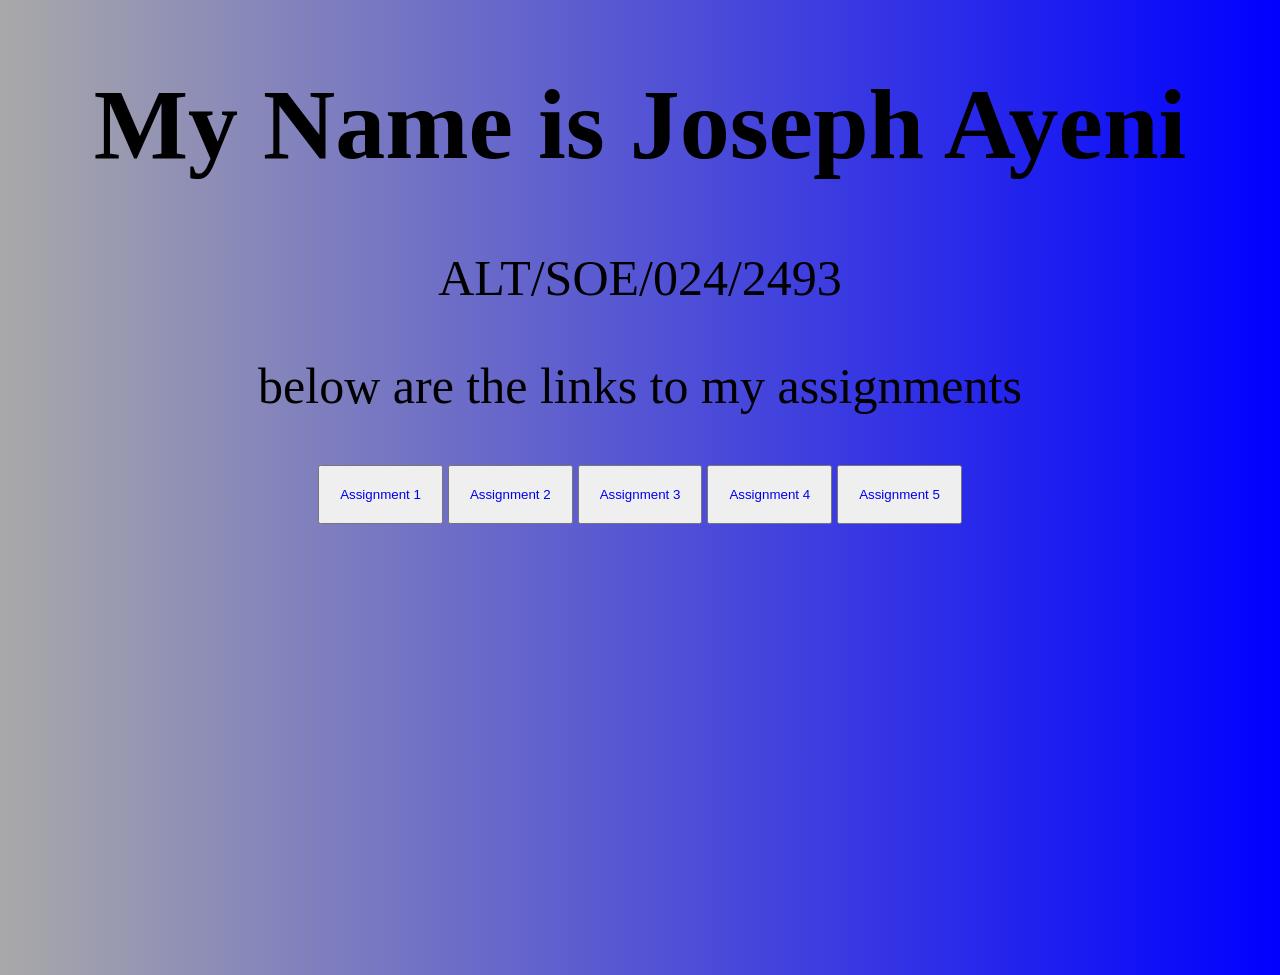
<file: index.html>
<!DOCTYPE html>
<html lang="en">

<head>
    <meta charset="UTF-8">
    <meta name="viewport" content="width=device-width, initial-scale=1.0">
    <title>My Webpage Assignment</title>
    <link href="./index.css" rel="stylesheet">
</head>

<body>
    <h1>My Name is Joseph Ayeni</h1>
    <p>ALT/SOE/024/2493</p>

    <p>below are the links to my assignments</p>


    <section class="group">
        <button type="submit" class="btn"><a href="./card.html">Assignment 1</a></button>
        <button type="submit" class="btn"><a href="./clock.html">Assignment 2</a></button>
        <button type="submit" class="btn"><a href="./huckle.html">Assignment 3 </a></button>
        <button type="submit" class="btn"><a href="./signpage.html">Assignment 4</a></button>
        <button type="submit" class="btn"><a href="./wppusher.html">Assignment 5</a></button>
    </section>






</body>

</html>
</file>
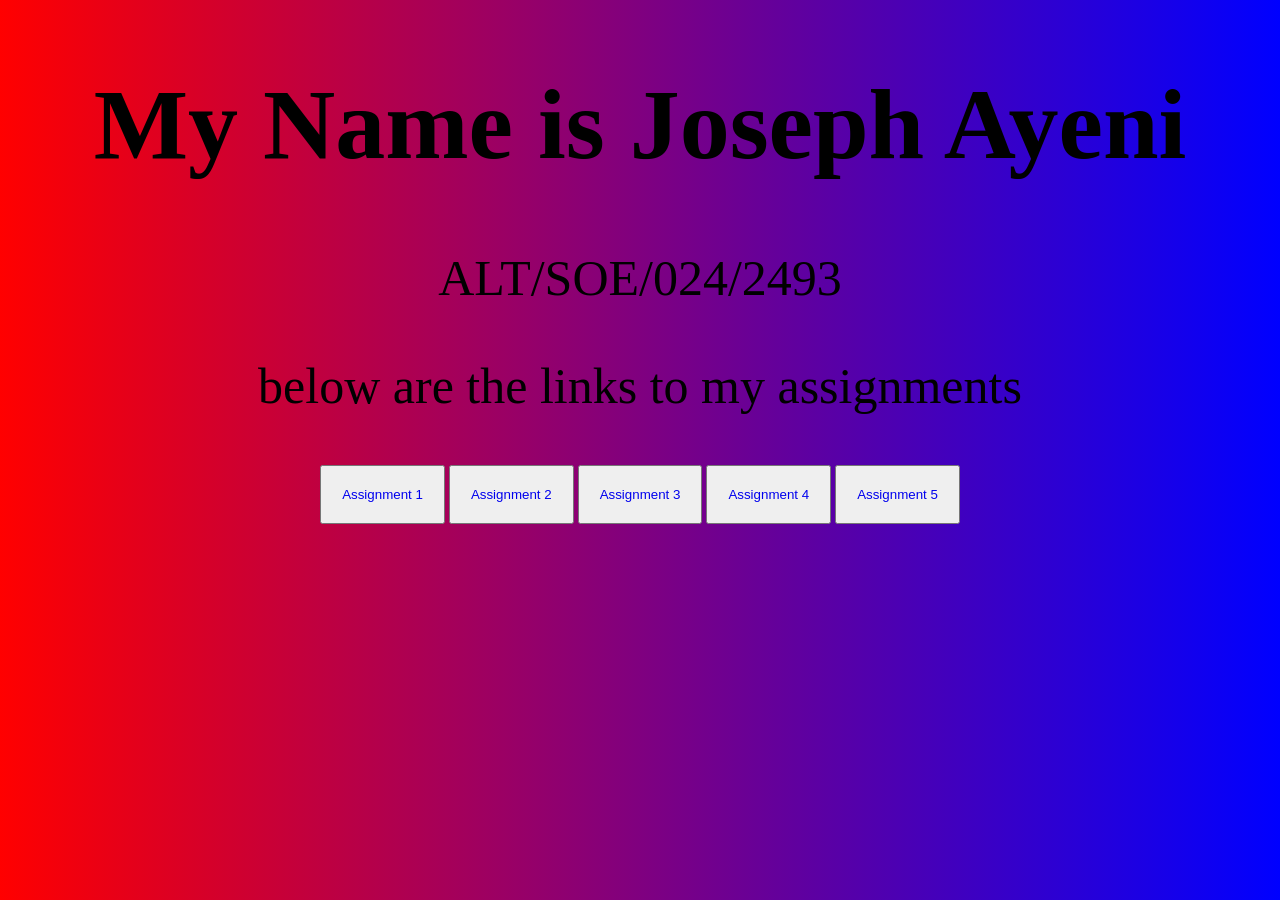
<file: CSS/index.html>
<!DOCTYPE html>
<html lang="en">

<head>
    <meta charset="UTF-8">
    <meta name="viewport" content="width=device-width, initial-scale=1.0">
    <title>My Webpage Assignment</title>
    <style>
        

        body {
            
            background-image: linear-gradient(to right, red, blue);
            text-align: center;
            justify-content: center;
        }

        h1 {
            font-size: 100px;
        }
        p{
            font-size: 50px;
        }

        button{
            padding: 20px;
        }

        a {
            text-decoration: none;

        }

        .group{
            margin-bottom: 60px;
        }
    
    </style>
</head>

<body>
    <h1>My Name is Joseph Ayeni</h1>
    <p>ALT/SOE/024/2493</p>

    <p>below are the links to my assignments</p>

   
        <section class="group">
            <button type="submit" class="btn"><a href="./card.html">Assignment 1</a></button>
            <button type="submit" class="btn"><a href="./clock.html">Assignment 2</a></button>
            <button type="submit" class="btn"><a href="./huckle.html">Assignment 3 </a></button>
            <button type="submit" class="btn"><a href="./signpage.html">Assignment 4</a></button>
            <button type="submit" class="btn"><a href="./wppusher.html">Assignment 5</a></button>
        </section>



   


</body>

</html>
</file>
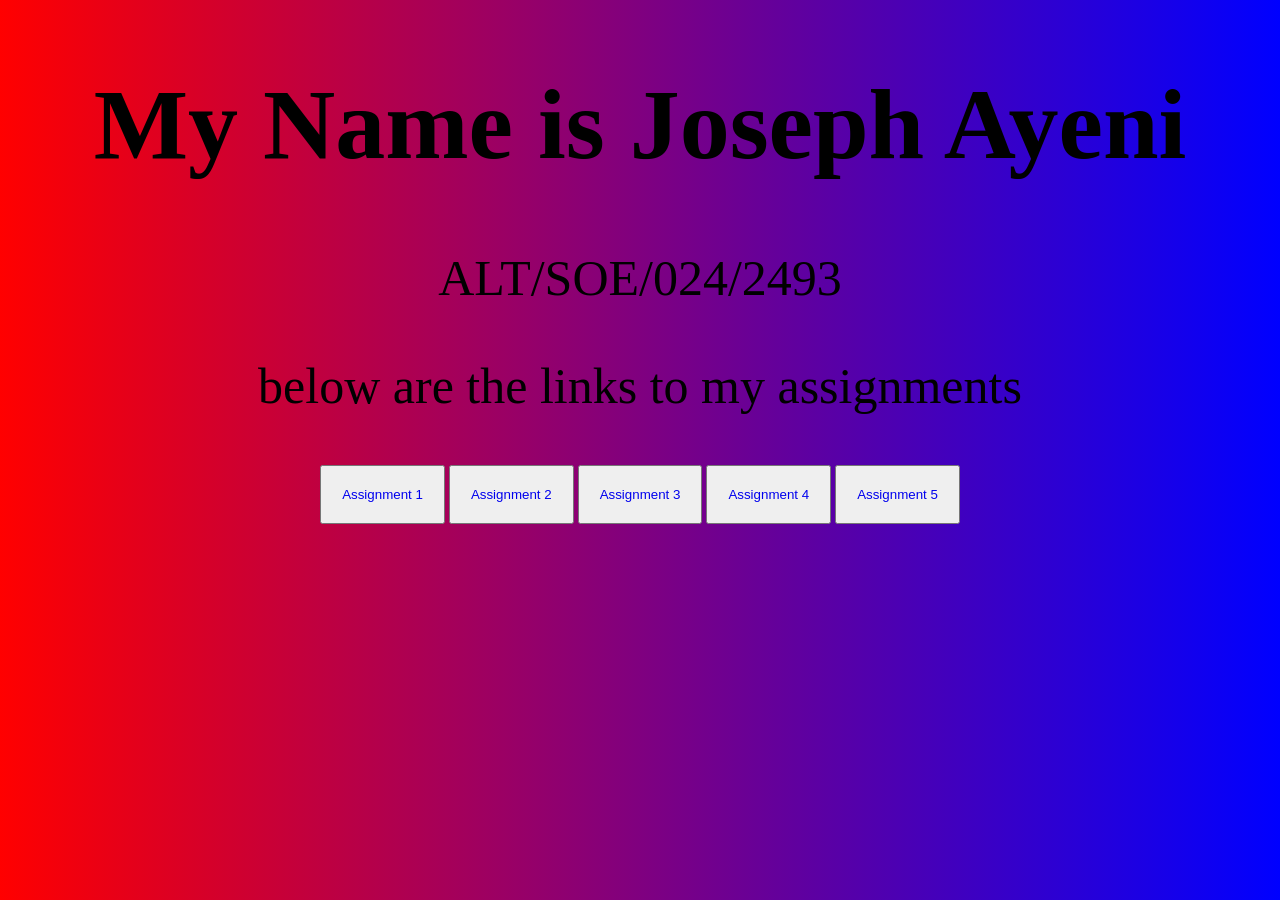
<file: css/index.html>
<!DOCTYPE html>
<html lang="en">

<head>
    <meta charset="UTF-8">
    <meta name="viewport" content="width=device-width, initial-scale=1.0">
    <title>My Webpage Assignment</title>
    <!--<link href="./page.css" rel="stylesheet">-->
    <style>
        

        body {
            
            background-image: linear-gradient(to right, red, blue);
            text-align: center;
            justify-content: center;
        }

        h1 {
            font-size: 100px;
        }
        p{
            font-size: 50px;
        }

        button{
            padding: 20px;
        }

        a {
            text-decoration: none;

        }

        .group{
            margin-bottom: 60px;
        }
    
    </style>
</head>

<body>
    <h1>My Name is Joseph Ayeni</h1>
    <p>ALT/SOE/024/2493</p>

    <p>below are the links to my assignments</p>

   
        <section class="group">
            <button type="submit" class="btn"><a href="./card.html">Assignment 1</a></button>
            <button type="submit" class="btn"><a href="./clock.html">Assignment 2</a></button>
            <button type="submit" class="btn"><a href="./huckle.html">Assignment 3 </a></button>
            <button type="submit" class="btn"><a href="./signpage.html">Assignment 4</a></button>
            <button type="submit" class="btn"><a href="./wppusher.html">Assignment 5</a></button>
        </section>



   


</body>

</html>
</file>
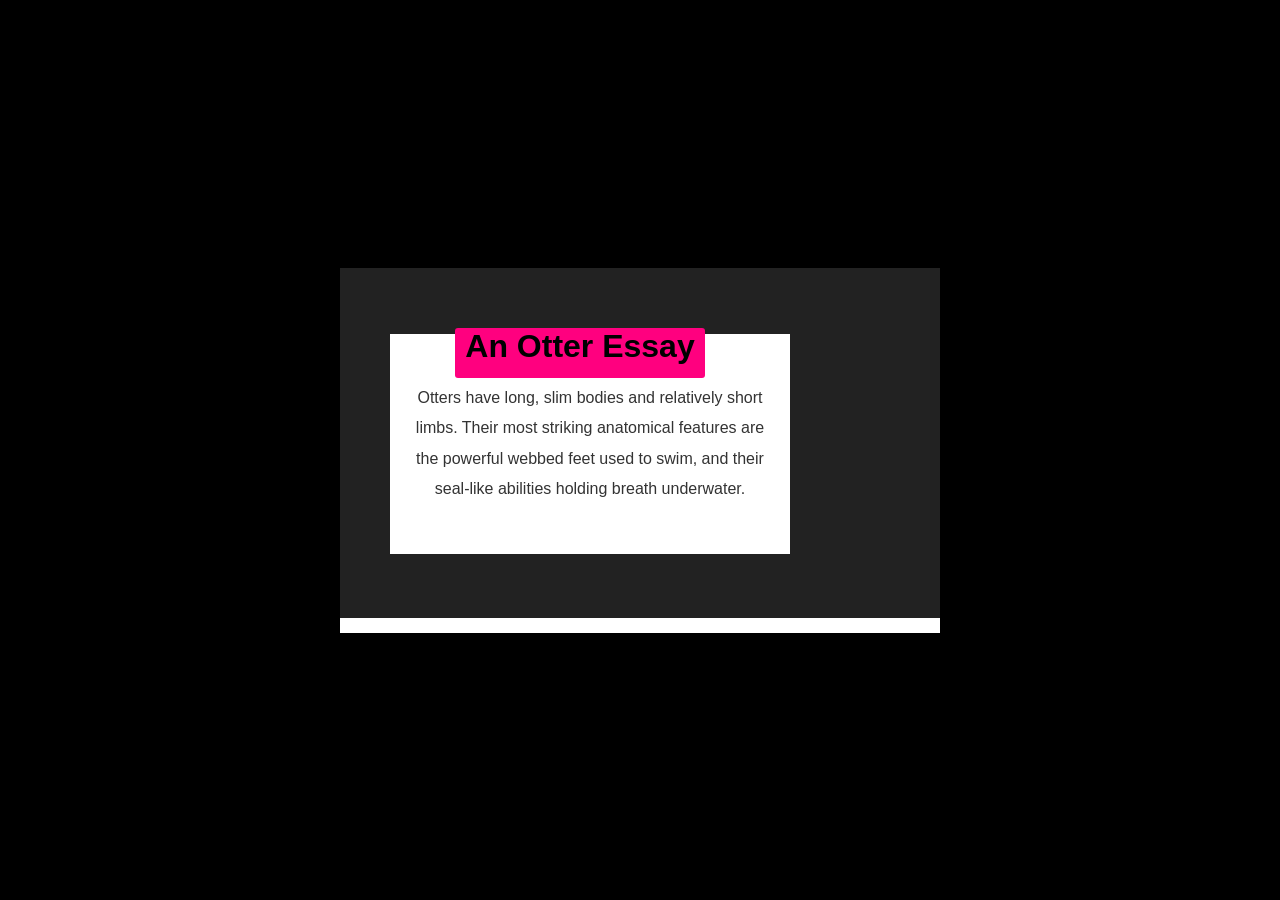
<file: card.html>
<!DOCTYPE html>
<html lang="en">

<head>
    <meta charset="UTF-8">
    <meta name="viewport" content="width=device-width, initial-scale=1.0">
    <title>Otter Essay</title>
    <link href="./card.css" rel="stylesheet">
</head>

<body>
    <div class="card">
        <h1>An Otter Essay</h1>
        <p>
            Otters have long, slim bodies and relatively short limbs. Their most striking anatomical features are the
            powerful webbed feet used to swim, and their seal-like abilities holding breath underwater.
        </p>
    </div>
</body>

</html>
</file>
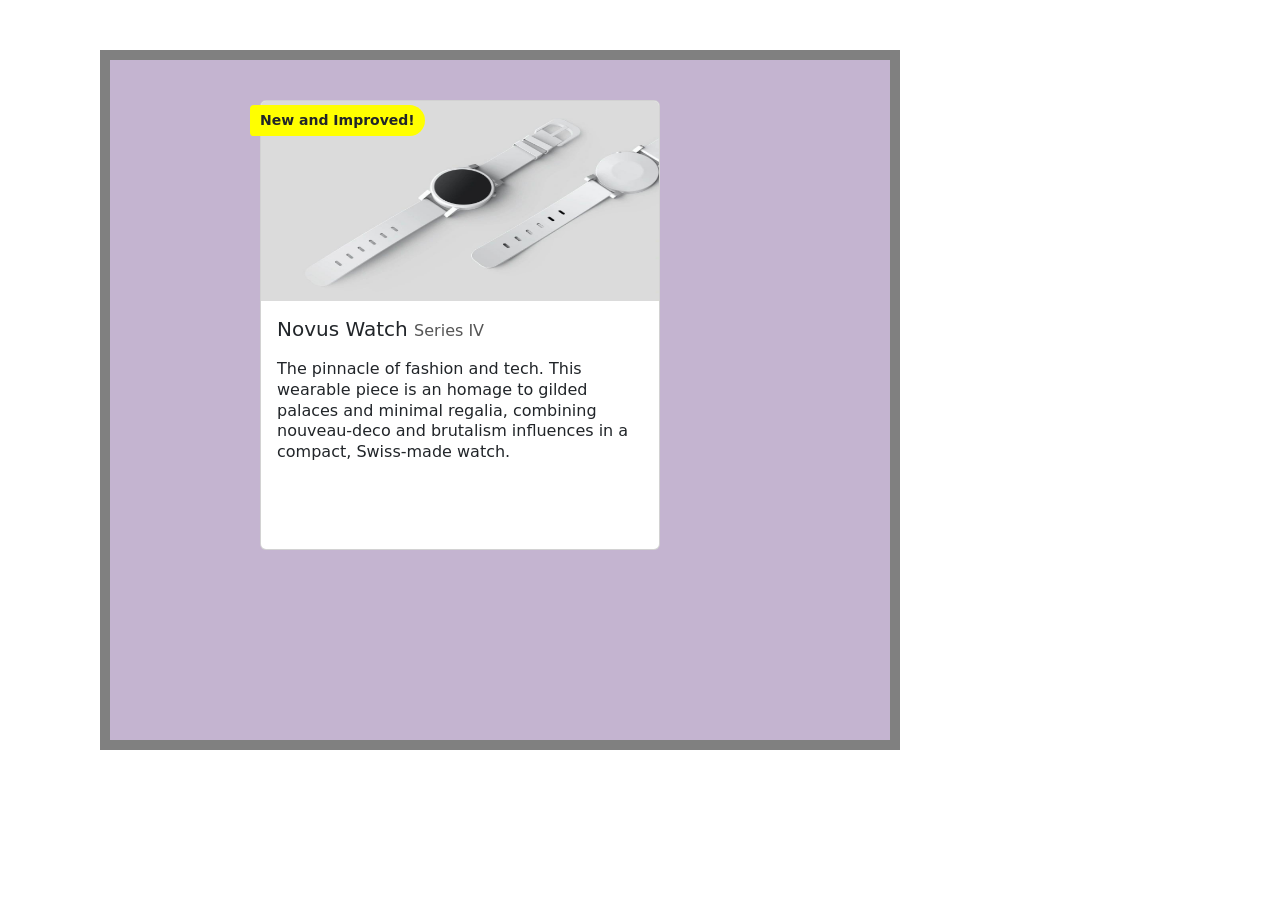
<file: clock.html>
<!DOCTYPE html>
<html lang="en">
<head>
    <meta charset="UTF-8">
    <meta name="viewport" content="width=device-width, initial-scale=1.0">
    <title>Document</title>

    <link href="https://cdn.jsdelivr.net/npm/bootstrap@5.3.3/dist/css/bootstrap.min.css" rel="stylesheet" integrity="sha384-QWTKZyjpPEjISv5WaRU9OFeRpok6YctnYmDr5pNlyT2bRjXh0JMhjY6hW+ALEwIH" crossorigin="anonymous">

    <link href="./clock.css" rel="stylesheet">
</head>
<body>
    <div class="main-body"> 
        <div class="subtext"> New and Improved!</div>
        <div class="card">
            
            <img src="./clock.jpg" class="card-img-top" alt="..." style="height: 200px;"> 
            <div class="card-body">
              <h5 class="card-title">Novus Watch <span> Series IV</span></h5>
              <div class="card-text">The pinnacle of fashion and tech. This wearable piece is an homage to gilded palaces and minimal regalia, combining nouveau-deco and brutalism influences in a compact, Swiss-made watch.</div>
            </div>
          </div>
        </div>



</body>
</html>
</file>
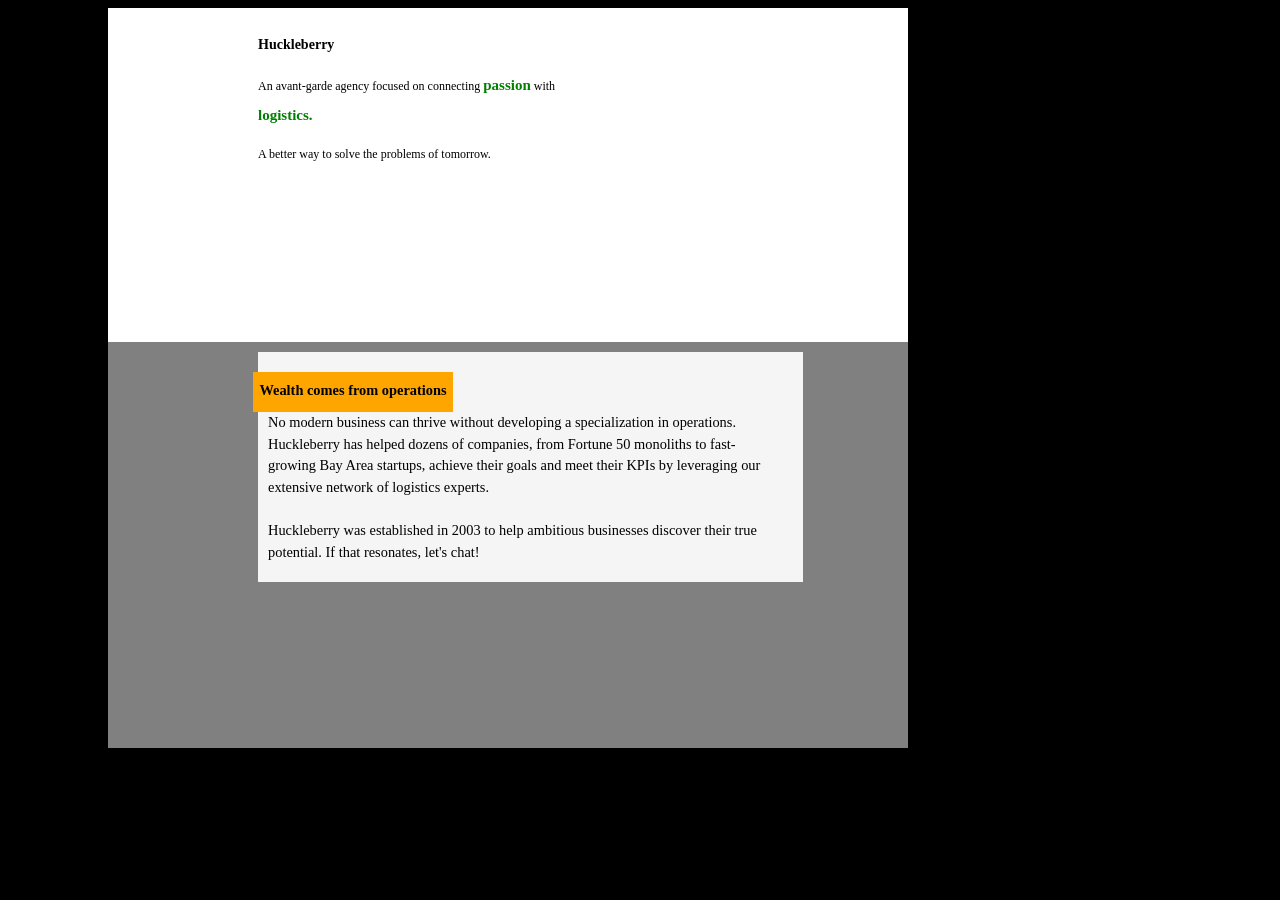
<file: huckle.html>
<!DOCTYPE html>
<html lang="en">
<head>
    <meta charset="UTF-8">
    <meta name="viewport" content="width=device-width, initial-scale=1.0">
    <title>Huckleberry Design</title>
      <link href="./huckle.css" rel="stylesheet">


</head>
<body>
    <div class="card" >
        <div class="card-body1">
            <h3>Huckleberry</h3>
            <p>
                An avant-garde agency focused on connecting <span>passion</span> with <span>logistics.</span></p>
              
                <p>A better way to solve the problems of tomorrow.</p>
        </div>
        
        <div class="card-body2">
          <div class="card-title">Wealth comes from operations</div>
            <div class="card-text">No modern business can thrive without developing a specialization in operations. 
                Huckleberry has helped dozens of companies, from Fortune 50 monoliths to 
                fast-growing Bay Area startups, achieve their goals and meet their KPIs by leveraging our 
                extensive network of logistics experts.
                <br>
                <br>
                Huckleberry was established in 2003 to help ambitious businesses discover their true 
                potential. If that resonates, let's chat!
            </div>
          </div>
        </div>
</body>
</html>
</file>
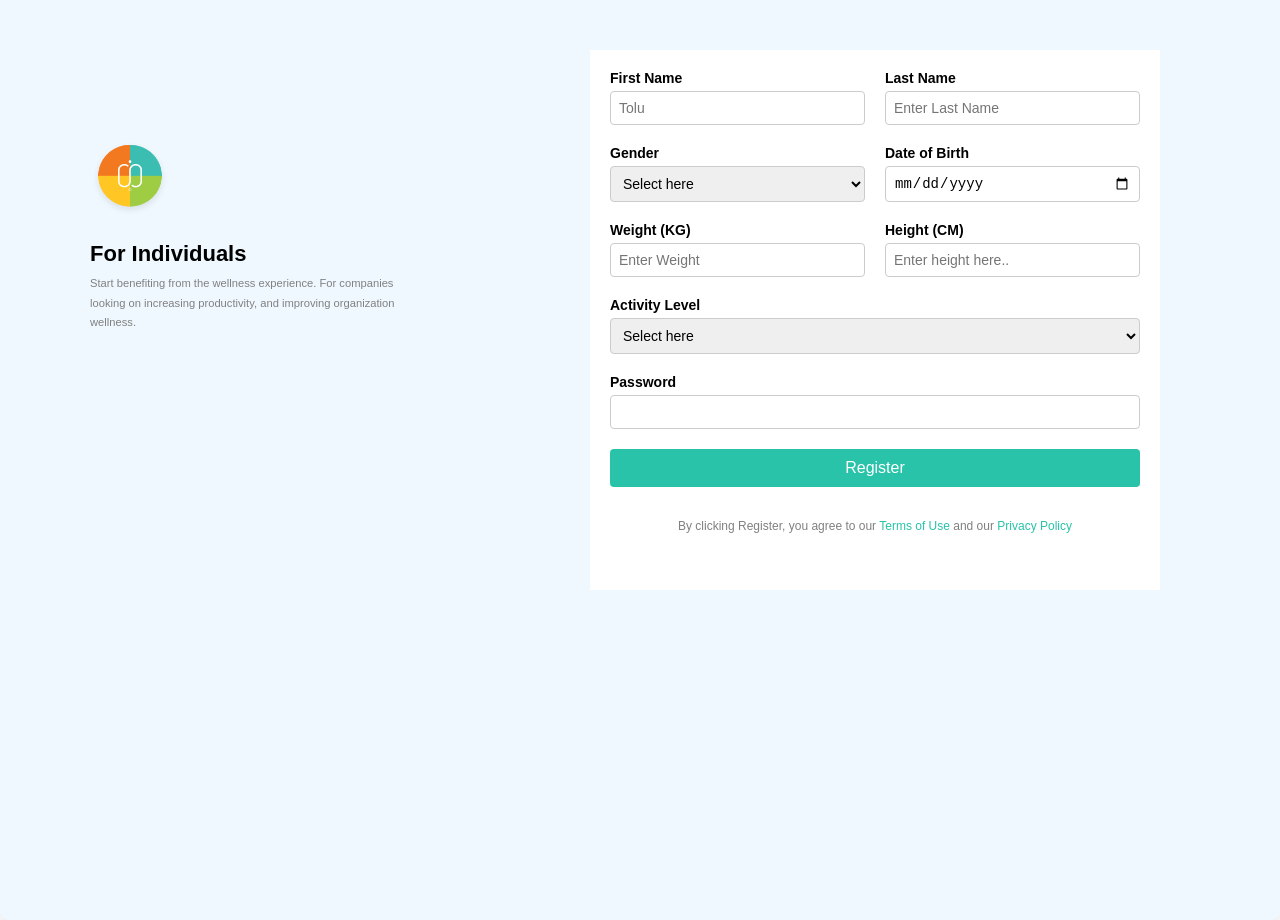
<file: signpage.html>
<!DOCTYPE html>
<html lang="en">
<head>
    <meta charset="UTF-8">
    <meta name="viewport" content="width=device-width, initial-scale=1.0">
    <title>Sign Up</title>
    <link href="./signpage.css" rel="stylesheet" >
</head>
<body>
    <div class="container">
        <div class="left-section">
            <img src="./Logo.png">
            <h2>For Individuals</h2>
            <p>Start benefiting from the wellness experience. For companies looking on increasing productivity, and improving organization wellness.</p>
        </div>
        <div class="form-container">
            <form>
                <div class="form-group">
                    <label for="first-name">First Name</label>
                    <input type="text" id="first-name" placeholder="Tolu">
                </div>
                <div class="form-group">
                    <label for="last-name">Last Name</label>
                    <input type="text" id="last-name" placeholder="Enter Last Name">
                </div>
                <div class="form-group">
                    <label for="gender">Gender</label>
                    <select id="gender">
                        <option value="" disabled selected>Select here</option>
                                <option value="male">Male</option>
                                <option value="female">Female</option>
                                <option value="other">Other</option>
                    </select>
                </div>
                <div class="form-group">
                    <label for="dob">Date of Birth</label>
                    <input type="date" id="dob">
                </div>
                <div class="form-group">
                    <label for="weight">Weight (KG)</label>
                    <input type="text" id="weight" placeholder="Enter Weight">
                </div>
                <div class="form-group">
                    <label for="height">Height (CM)</label>
                    <input type="text" id="height" placeholder="Enter height here..">
                </div>
                <div class="form-group" style="grid-column: span 2;">
                    <label for="activity">Activity Level</label>
                    <select id="activity">
                        <option>Select here</option>
                    </select>
                </div>
                <div class="form-group" style="grid-column: span 2;">
                    <label for="password">Password</label>
                    <input type="password" id="password">
                </div>
                <button type="submit" class="register-btn">Register</button>
                <p class="terms">By clicking Register, you agree to our <a href="#">Terms of Use</a> and our <a href="#">Privacy Policy</a></p>
            </form>
        </div>
    </div>
</body>
</html>
</file>
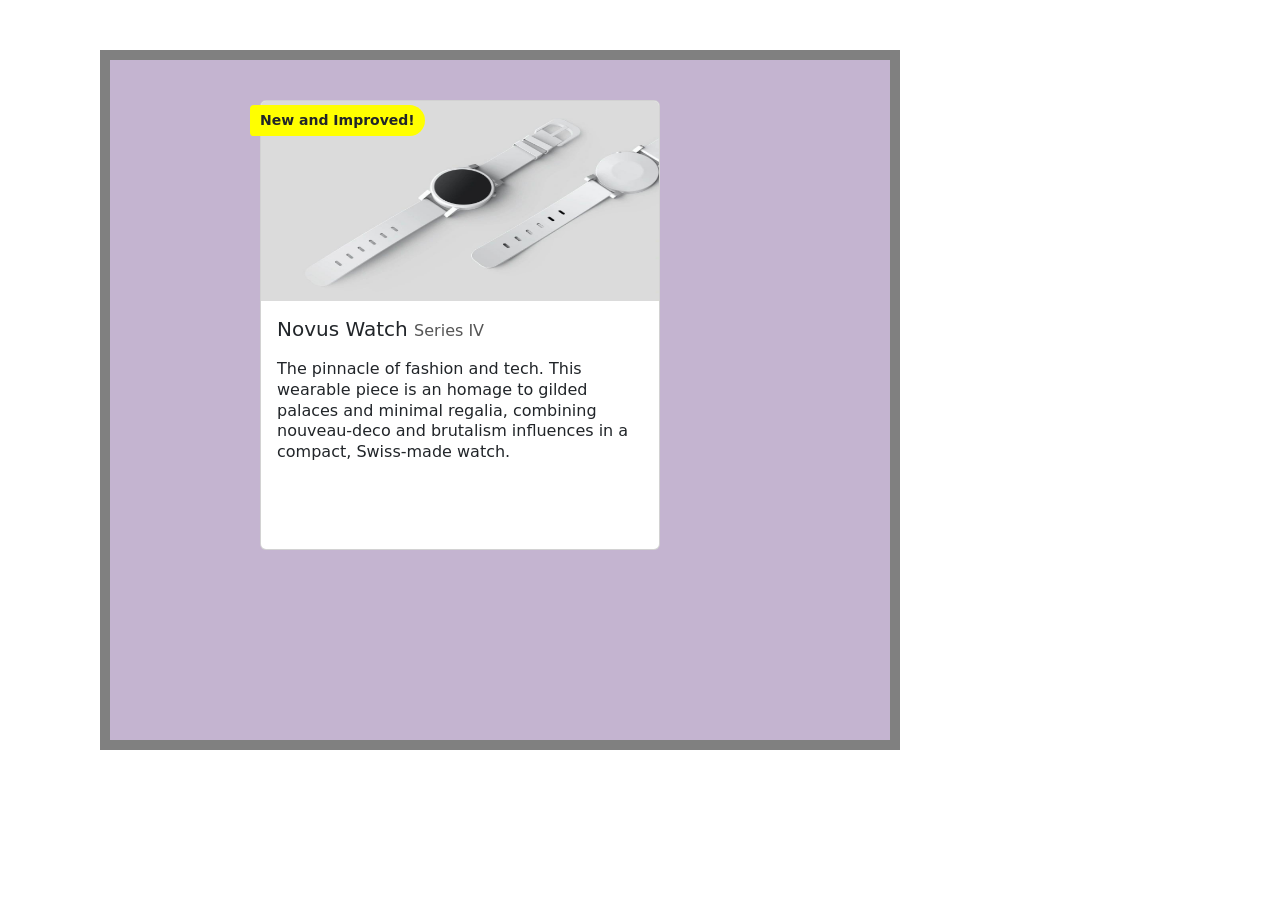
<file: css/clock.html>
<!DOCTYPE html>
<html lang="en">
<head>
    <meta charset="UTF-8">
    <meta name="viewport" content="width=device-width, initial-scale=1.0">
    <title>Document</title>

    <link href="https://cdn.jsdelivr.net/npm/bootstrap@5.3.3/dist/css/bootstrap.min.css" rel="stylesheet" integrity="sha384-QWTKZyjpPEjISv5WaRU9OFeRpok6YctnYmDr5pNlyT2bRjXh0JMhjY6hW+ALEwIH" crossorigin="anonymous">

    <link href="./clock.css" rel="stylesheet">
</head>
<body>
    <div class="main-body"> 
        <div class="subtext"> New and Improved!</div>
        <div class="card">
            
            <img src="./assets/Image/clock.jpg" class="card-img-top" alt="..." style="height: 200px;"> 
            <div class="card-body">
              <h5 class="card-title">Novus Watch <span> Series IV</span></h5>
              <div class="card-text">The pinnacle of fashion and tech. This wearable piece is an homage to gilded palaces and minimal regalia, combining nouveau-deco and brutalism influences in a compact, Swiss-made watch.</div>
            </div>
          </div>
        </div>



</body>
</html>
</file>
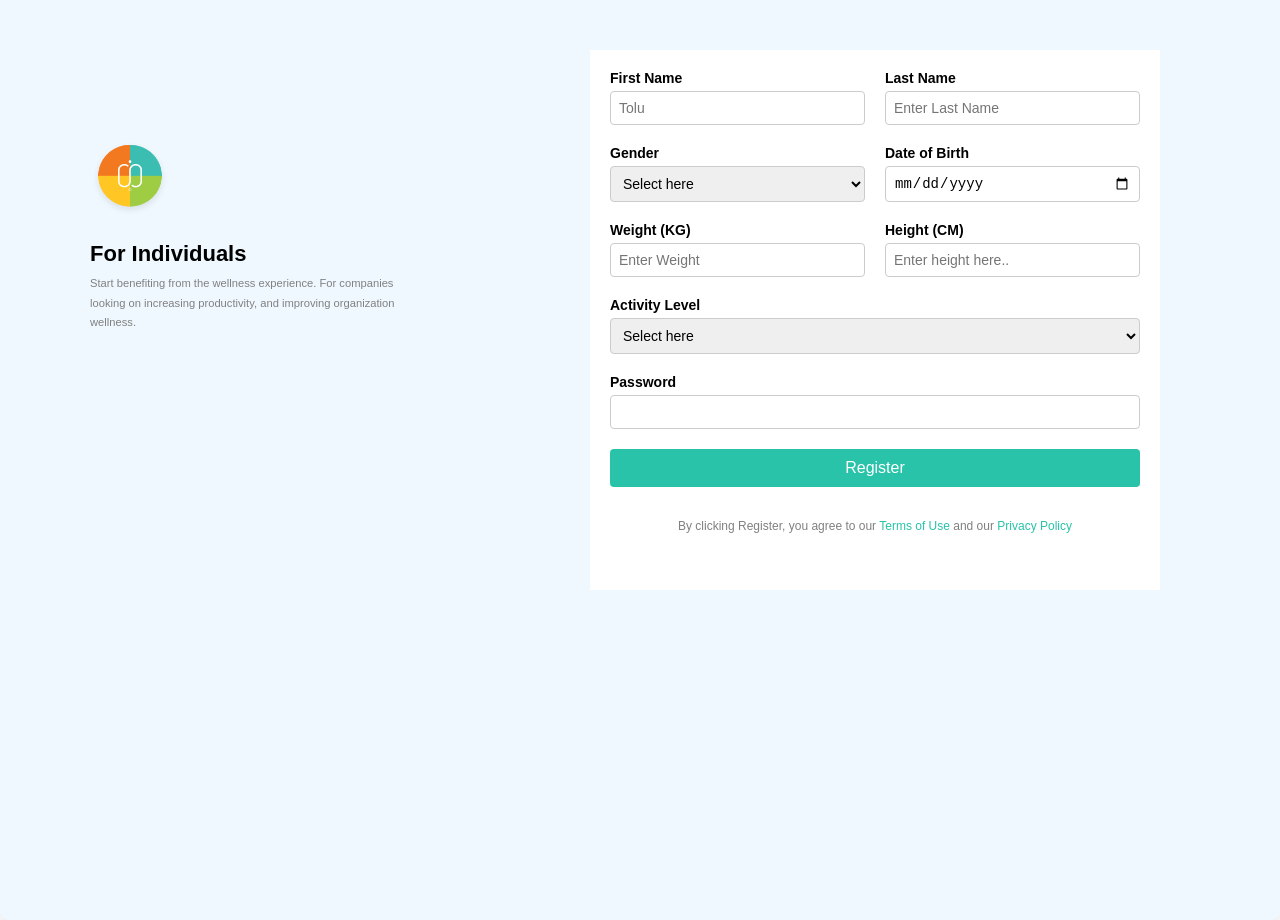
<file: css/signpage.html>
<!DOCTYPE html>
<html lang="en">
<head>
    <meta charset="UTF-8">
    <meta name="viewport" content="width=device-width, initial-scale=1.0">
    <title>Sign Up</title>
    <link href="./signpage.css" rel="stylesheet" >
</head>
<body>
    <div class="container">
        <div class="left-section">
            <img src="./assets/Image/Logo.png">
            <h2>For Individuals</h2>
            <p>Start benefiting from the wellness experience. For companies looking on increasing productivity, and improving organization wellness.</p>
        </div>
        <div class="form-container">
            <form>
                <div class="form-group">
                    <label for="first-name">First Name</label>
                    <input type="text" id="first-name" placeholder="Tolu">
                </div>
                <div class="form-group">
                    <label for="last-name">Last Name</label>
                    <input type="text" id="last-name" placeholder="Enter Last Name">
                </div>
                <div class="form-group">
                    <label for="gender">Gender</label>
                    <select id="gender">
                        <option value="" disabled selected>Select here</option>
                                <option value="male">Male</option>
                                <option value="female">Female</option>
                                <option value="other">Other</option>
                    </select>
                </div>
                <div class="form-group">
                    <label for="dob">Date of Birth</label>
                    <input type="date" id="dob">
                </div>
                <div class="form-group">
                    <label for="weight">Weight (KG)</label>
                    <input type="text" id="weight" placeholder="Enter Weight">
                </div>
                <div class="form-group">
                    <label for="height">Height (CM)</label>
                    <input type="text" id="height" placeholder="Enter height here..">
                </div>
                <div class="form-group" style="grid-column: span 2;">
                    <label for="activity">Activity Level</label>
                    <select id="activity">
                        <option>Select here</option>
                    </select>
                </div>
                <div class="form-group" style="grid-column: span 2;">
                    <label for="password">Password</label>
                    <input type="password" id="password">
                </div>
                <button type="submit" class="register-btn">Register</button>
                <p class="terms">By clicking Register, you agree to our <a href="#">Terms of Use</a> and our <a href="#">Privacy Policy</a></p>
            </form>
        </div>
    </div>
</body>
</html>
</file>
<file: index.css>
body {
  background-image: linear-gradient(to right, red, blue);
  text-align: center;
  justify-content: center;
  height: 100vh;
}

h1 {
  font-size: 100px;
}

p {
  font-size: 50px;
}

button {
  padding: 20px;
}

a {
  text-decoration: none;
}

.group {
  margin-bottom: 60px;
}

/* For mobile devices (up to 767px) */
@media (max-width: 767px) {
  body {
    font-size: 16px;
    background-image: linear-gradient(to right, lightcoral, red);
  }
}

/* For tablets (768px to 1023px) */
@media (min-width: 768px) and (max-width: 1023px) {
  body {
    font-size: 18px;
    background-image: linear-gradient(to right, lightblue, blue);
  }
}

/* For desktops (1024px and above) */
@media (min-width: 1024px) {
  body {
    font-size: 20px;
    background-image: linear-gradient(to right, darkgray, blue);
  }
}
</file>
<file: card.css>
body {
  display: flex;
  justify-content: center;
  align-items: center;
  min-height: 100vh;
  margin: 0;
  background-color: black;
  font-family: Arial, sans-serif;
}

.card {
  width: 500px;
  padding: 50px;
  height: 250px;
  text-align: center;
  box-shadow: 0 4px 6px rgba(0, 0, 0, 0.1);
  background-color: #222;
  border-bottom: 15px solid #fff;
}

.card h1 {
  background-color: #ff007f;
  text-align: center;
  height: 50px;
  width: 250px;
  margin-top: 10px;
  margin-left: 65px;
  position: absolute;
  z-index: 1;
  border-radius: 3px;
}

.card p {
  margin-right: 100px;
  min-height: 200px;
  color: #333;
  font-size: 16px;
  line-height: 1.9;
  background-color: #fff;
  align-content: center;
  padding: 10px 20px;
}
</file>
<file: clock.css>
.subtext {
    background-color: yellow;
    position: absolute;
    top: 45px;
    left: 140px;
    padding: 5px 10px;
    font-size: 14px;
    font-weight: bold;
    z-index: 1; /* Ensures it's on top of the image */
    border-radius: 5px 20px 20px 5px;
} 


.card {
    position: relative;
    width: 25rem;
    display: flex;
    height: 50vh;
    margin-top: 40px;
    margin-left: 150px;
    
}

.main-body {
    position: absolute;
    background-color: #C4B4D0;
    width: 800px;
    height: 700px;
    margin-top: 50px;
    margin-left: 100px;
    border: solid gray 10px;
}

img {
    position: relative;
    height: 60%;
}

.card-title span {
    color: #555555;
    font-size: medium;
}

.card-text{
    line-height: 1.3rem;
    padding-top: 10px;
    font-weight: 500;
}
</file>
<file: huckle.css>
@media (min-width: 768px) and (max-width: 1440px)  {

  body {
      background-color: black;
  }
  
  .card {
      background-color: white;
      height: 80vh;
      width: 800px;
      position: relative;
      margin-left: 100px;    
  }
  
  
  
  .card-body1 {
    height: 45%;
    padding-left: 150px;
    padding-right: 400px;
    padding-top: 10px;
    line-height: 1.2rem;
    text-wrap: wrap;
    font-size: 12px;
  }
  
  
  span {
  color: green;
  font-family: Lato;
  font-size: 12px;
  font-weight: 800;
  line-height: 30px;
  text-align: left;
  text-underline-position: from-font;
  text-decoration-skip-ink: none;
  }
  
  .card-body2 {
    height: 55%;
      background-color: grey;
      border-top: 10px solid grey;
      color: white;            
  }
  
  .card-title {
    height: 30px;
    width: 200px;
    background-color: orange;
    color: black;
    font-weight: bolder;
    font-size: 13px;
    text-align: center;
    position: absolute;
    padding-top: 10px;
    margin-left: 145px;
    margin-top: 5px;
    z-index: 1;
  }
  
  .card-text {
    background-color: whitesmoke;
    position: relative;
    height: 140px;
    width: 500px;
    margin-left: 150px;
    padding-top: 60px;
    padding-left: 10px;
    padding-right: 35px;
    font-size: 13px;
    text-wrap: wrap;
    line-height: 1.5;
    color: black;
  }
  
  }
  
  
  
  @media (max-width: 768px) {
  
  
    body {
        background-color: black;
    }
    
    .card {
        background-color: white;
        height: 100vh;
        width: 100%;    
    }
    
    
    
    .card-body1 {
      height: 35%;
      font-size: 0.7rem;
      line-height: 1.2rem;
      padding-top: 35px;
      padding-inline-start: 10px;
      padding-inline-end: 250px;
      text-wrap: wrap;
      border-bottom: 3px solid lightgray;
    }
    
    h3 {
      font-size: 1.2rem;
  }
    span {
    color: green;
    font-family: Lato;
    font-size: 0.5rem;
    font-weight: 800;
    line-height: 1.5rem;
    }
    
    .card-body2 {
        width: 100%;
      height: 40%;
        background-color: grey;
        border-top: 10px solid grey;
        color: white;            
    }
    
    .card-title {
      height: 15px;
      width: 150px;
      background-color: orange;
      color: black;
      font-weight: bolder;
      font-size: 0.7rem;
      padding-inline-start: 10px;
      position: absolute;
      padding-top: 5px;
      margin-top: 25px;
      border-bottom: 3px solid grey;
      z-index: 1;
    }
    
    .card-text {
      background-color: whitesmoke;
      position: relative;
      height: 60%;
      width: auto;
      font-size: 0.7rem;
      text-wrap: wrap;
      line-height: 1.5;
      color: black;
      margin-top: 20px;
      padding-top: 35px;
      padding-inline-start: 10px;
      padding-inline-end: 10px;
      border-bottom: 3px solid lightgray;
    }
    
    }
    
  @media (min-width: 1024px) {
  
  
    body {
      background-color: black;
  }
  
  .card {
      background-color: white;
      height: 80vh;
      width: 800px;
      position: relative;
      margin-left: 100px;
      
  }
  
  
  
  .card-body1 {
    height: 45%;
    padding-left: 150px;
    padding-right: 350px;
    padding-top: 10px;
    line-height: 1.5rem;
    text-wrap: wrap;
  }
  
  
  span {
  color: green;
  font-family: Lato;
  font-size: 15px;
  font-weight: 800;
  line-height: 30px;
  text-align: left;
  text-underline-position: from-font;
  text-decoration-skip-ink: none;
  }
  
  .card-body2 {
    height: 55%;
      background-color: grey;
      border-top: 10px solid grey;
      color: white;            
  }
  
  .card-title {
    height: 30px;
    width: 200px;
    background-color: orange;
    color: black;
    font-weight: bolder;
    font-size: 0.9rem;
    text-align: center;
    position: absolute;
    padding-top: 10px;
    margin-left: 145px;
    margin-top: 20px;
    z-index: 1;
  }
  
  .card-text {
    background-color: whitesmoke;
    position: relative;
    height: 170px;
    width: 500px;
    margin-left: 150px;
    padding-top: 60px;
    padding-left: 10px;
    font-size: 0.9rem;
    text-wrap: wrap;
    line-height: 1.5;
    color: black;
  }
  
  }
</file>
<file: signpage.css>
body {
  font-family: Arial, sans-serif;
  background-color: white;
  margin: 0;
  padding: 0;
  display: flex;
  justify-content: center;
  align-items: center;
  height: 100vh;
}

.container {
  display: flex;
  background-color: aliceblue;
  padding: 20px;
  border-radius: 8px;
  box-shadow: 0 4px 8px rgba(0, 0, 0, 0.1);
  width: 1440px;
  height: 100%;
}

.left-section {
  flex: 1;
  padding: 20px;
}

img {
  width: 80px;
  height: 80px;
  border-radius: 50%;
  margin-bottom: 10px;
  margin-top: 120px;
  margin-left: 50px;
}

h2 {
  margin: 10px 0;
  font-size: 22px;
}

.left-section > p, .left-section > h2 {
  padding-left: 50px;
  padding-inline-end: 150px;
  line-height: 1.2rem;
}

p {
  font-size: 0.7rem;
  color: gray;
}

.form-container {
  flex: 1;
  padding: 20px;
  margin-top: 50px;
  margin-right: 100px;
  background-color: white;
  Width: 580px;
  Height: 500px;
}

form {
  display: grid;
  grid-template-columns: 1fr 1fr;
  gap: 20px;
}

.form-group {
  display: flex;
  flex-direction: column;
}

label {
  font-size: 14px;
  font-weight: bold;
  margin-bottom: 5px;
}

input, select {
  padding: 8px;
  border: 1px solid #ccc;
  border-radius: 4px;
  font-size: 14px;
}

.register-btn {
  grid-column: span 2;
  background-color: #28c3a9;
  color: white;
  padding: 10px;
  border: none;
  border-radius: 4px;
  font-size: 16px;
  cursor: pointer;
}

.register-btn:hover {
  background-color: #1ea08b;
}


.terms {
  grid-column: span 2;
  font-size: 12px;
  text-align: center;
  color: gray;
}

.terms a {
  color: #28c3a9;
  text-decoration: none;
}

@media (max-width: 600px) {
* {
  margin: 0;
  padding: 0;

}

body {
  font-family: Arial, sans-serif;
  background-color: #f0f8ff;
  
}

.container {
  display: flex;
  flex-direction: column;
  max-width: 600px;
  height: 100vh;
  position: relative;
}

.left-section {
  position: relative;
  width: 600px;
}

img {
  width: 40px;
  height: 40px;
  border-radius: 50%;
}

h2 {
  font-size: 24px;
  color: #000;
}

p {
  font-size: 14px;
  color: gray;
}

.form-container {
  position: relative;
  width: 60%;
  height: 800px;
  background-color: white;
  padding: 5px;
  padding-left: 10px;
  margin-left: 70px;
  border-radius: 8px;
  box-shadow: 0 4px 8px rgba(0, 0, 0, 0.1);
}

form {
  display: flex;
  flex-direction: column;
  gap: 15px;
  
}

label {
  font-size: 14px;
  font-weight: bold;
}

input, select {
  padding: 10px;
  border: 1px solid #ccc;
  border-radius: 4px;
  font-size: 14px;
  width: 80%;
}

button.register-btn {
  background-color: #28c3a9;
  color: white;
  padding: 12px;
  border: none;
  border-radius: 4px;
  font-size: 16px;
  cursor: pointer;
  width: 80%;
}

button.register-btn:hover {
  background-color: #1ea08b;
}

.terms {
  font-size: 12px;
  text-align: center;
  color: gray;
}

.terms a {
  color: #28c3a9;
  text-decoration: none;
}
}
</file>
<file: css/clock.css>
.subtext {
    background-color: yellow;
    position: absolute;
    top: 45px;
    left: 140px;
    padding: 5px 10px;
    font-size: 14px;
    font-weight: bold;
    z-index: 1; /* Ensures it's on top of the image */
    border-radius: 5px 20px 20px 5px;
} 


.card {
    position: relative;
    width: 25rem;
    display: flex;
    height: 50vh;
    margin-top: 40px;
    margin-left: 150px;
    
}

.main-body {
    position: absolute;
    background-color: #C4B4D0;
    width: 800px;
    height: 700px;
    margin-top: 50px;
    margin-left: 100px;
    border: solid gray 10px;
}

img {
    position: relative;
    height: 60%;
}

.card-title span {
    color: #555555;
    font-size: medium;
}

.card-text{
    line-height: 1.3rem;
    padding-top: 10px;
    font-weight: 500;
}
</file>
<file: css/signpage.css>
body {
  font-family: Arial, sans-serif;
  background-color: white;
  margin: 0;
  padding: 0;
  display: flex;
  justify-content: center;
  align-items: center;
  height: 100vh;
}

.container {
  display: flex;
  background-color: aliceblue;
  padding: 20px;
  border-radius: 8px;
  box-shadow: 0 4px 8px rgba(0, 0, 0, 0.1);
  width: 1440px;
  height: 100%;
}

.left-section {
  flex: 1;
  padding: 20px;
}

img {
  width: 80px;
  height: 80px;
  border-radius: 50%;
  margin-bottom: 10px;
  margin-top: 120px;
  margin-left: 50px;
}

h2 {
  margin: 10px 0;
  font-size: 22px;
}

.left-section > p, .left-section > h2 {
  padding-left: 50px;
  padding-inline-end: 150px;
  line-height: 1.2rem;
}

p {
  font-size: 0.7rem;
  color: gray;
}

.form-container {
  flex: 1;
  padding: 20px;
  margin-top: 50px;
  margin-right: 100px;
  background-color: white;
  Width: 580px;
  Height: 500px;
}

form {
  display: grid;
  grid-template-columns: 1fr 1fr;
  gap: 20px;
}

.form-group {
  display: flex;
  flex-direction: column;
}

label {
  font-size: 14px;
  font-weight: bold;
  margin-bottom: 5px;
}

input, select {
  padding: 8px;
  border: 1px solid #ccc;
  border-radius: 4px;
  font-size: 14px;
}

.register-btn {
  grid-column: span 2;
  background-color: #28c3a9;
  color: white;
  padding: 10px;
  border: none;
  border-radius: 4px;
  font-size: 16px;
  cursor: pointer;
}

.register-btn:hover {
  background-color: #1ea08b;
}


.terms {
  grid-column: span 2;
  font-size: 12px;
  text-align: center;
  color: gray;
}

.terms a {
  color: #28c3a9;
  text-decoration: none;
}

@media (max-width: 600px) {
* {
  margin: 0;
  padding: 0;

}

body {
  font-family: Arial, sans-serif;
  background-color: #f0f8ff;
  
}

.container {
  display: flex;
  flex-direction: column;
  max-width: 600px;
  height: 100vh;
  position: relative;
}

.left-section {
  position: relative;
  width: 600px;
}

img {
  width: 40px;
  height: 40px;
  border-radius: 50%;
}

h2 {
  font-size: 24px;
  color: #000;
}

p {
  font-size: 14px;
  color: gray;
}

.form-container {
  position: relative;
  width: 60%;
  height: 800px;
  background-color: white;
  padding: 5px;
  padding-left: 10px;
  margin-left: 70px;
  border-radius: 8px;
  box-shadow: 0 4px 8px rgba(0, 0, 0, 0.1);
}

form {
  display: flex;
  flex-direction: column;
  gap: 15px;
  
}

label {
  font-size: 14px;
  font-weight: bold;
}

input, select {
  padding: 10px;
  border: 1px solid #ccc;
  border-radius: 4px;
  font-size: 14px;
  width: 80%;
}

button.register-btn {
  background-color: #28c3a9;
  color: white;
  padding: 12px;
  border: none;
  border-radius: 4px;
  font-size: 16px;
  cursor: pointer;
  width: 80%;
}

button.register-btn:hover {
  background-color: #1ea08b;
}

.terms {
  font-size: 12px;
  text-align: center;
  color: gray;
}

.terms a {
  color: #28c3a9;
  text-decoration: none;
}
}
</file>
